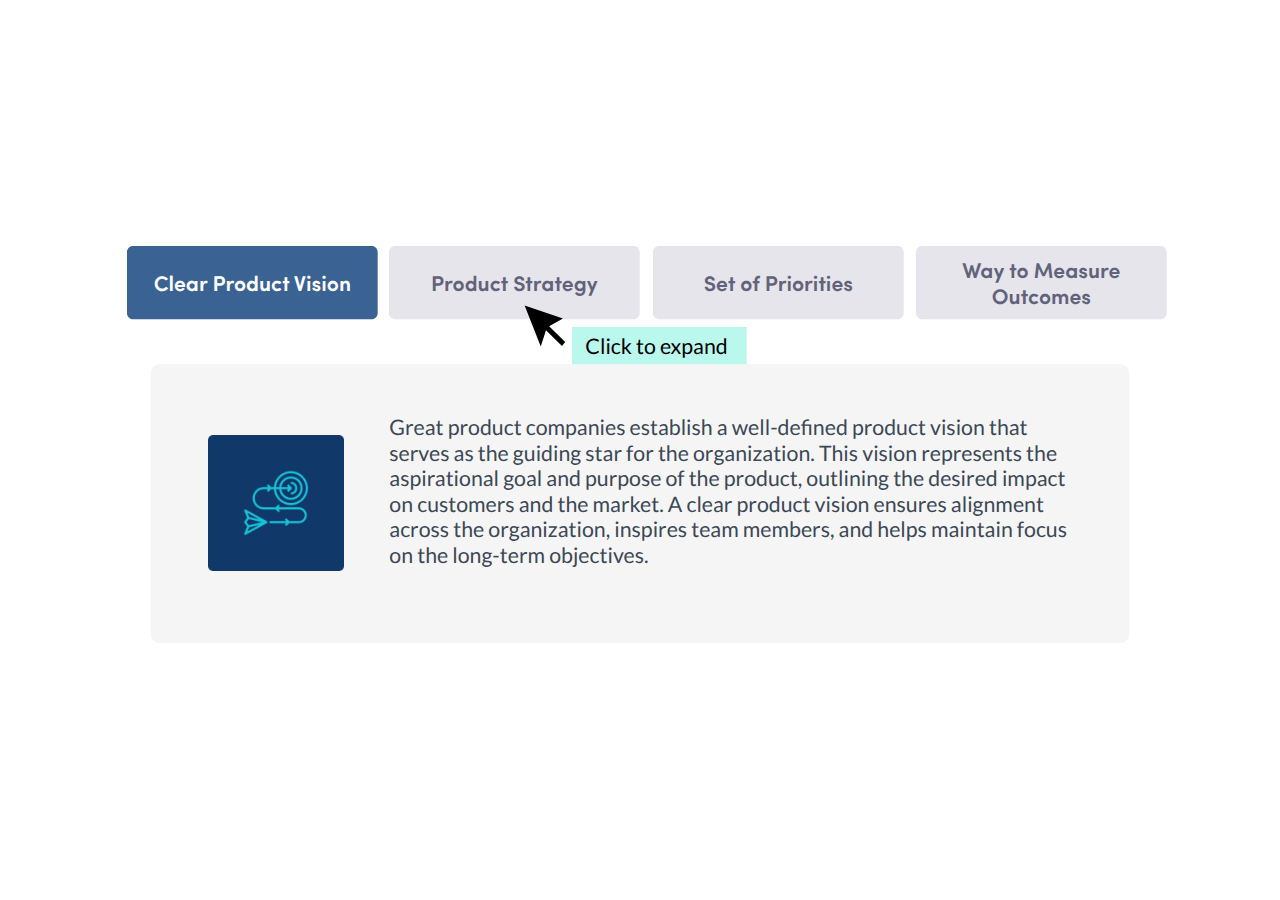
<file: index.html>
﻿<!doctype html>
<html lang="en-US">
<head>
  <meta charset="utf-8">
  <!-- Created using Storyline 360 - http://www.articulate.com  -->
  <!-- version: 3.78.30747.0 -->
  <title>priori1</title>
  <meta http-equiv="x-ua-compatible" content="IE=edge"/>
  <meta name="viewport" content="width=device-width,initial-scale=1,user-scalable=no,shrink-to-fit=no,minimal-ui"/>
  <meta name="apple-mobile-web-app-capable" content="yes"/>
  <style>
    html, body { height: 100%; padding: 0; margin: 0 }
    #app { height: 100%; width: 100%; }
  </style>

  <script>
    window.DS = {};
    window.globals = {
      DATA_PATH_BASE: '',
      HAS_FRAME: true,
      HAS_SLIDE: true,

      lmsPresent: false,
      tinCanPresent: false,
      cmi5Present: false,
      aoSupport: false,
      scale: 'noscale',
      captureRc: false,
      browserSize: 'optimal',
      bgColor: '#FFFFFF',
      features: 'AccessibleVideo,BgAudioBlip,ConnectionMessages,DropIn1,DropIn2,DropIn3,FullScreenToggle,LayerPresentAsDialog,MultipleQuizTracking,PlayerSpeedControl,StreamingVideo,UpdatedThemeEditor,UseAudioElement,VideoSync',
      themeName: 'unified',
      preloaderColor: '#8C8C8C',
      suppressAnalytics: false,
      productChannel: 'stable',
      publishSource: 'storyline',
      aid: 'aid|a8fbaf31-cd82-4534-a00a-83a3256e9906',
      cid: 'dab844d8-6adb-4e68-939d-2ee58cb9d491',
      playerVersion: '3.78.30747.0',
      publishTimestamp: '2023-08-17T11:35:31.2188677Z',
      maxIosVideoElements: 10,
      connectionSettings: { message: 'You%20are%20offline.%20Trying%20to%20reconnect...', useDarkTheme: true, mode: 'disabled' },

      
      parseParams: function(qs) {
        if (window.globals.parsedParams != null) {
          return window.globals.parsedParams;
        }
        qs = (qs || window.location.search.substr(1)).split('+').join(' ');
        var params = {},
            tokens,
            re = /[?&]?([^=]+)=([^&]*)/g;

        while (tokens = re.exec(qs)) {
          params[decodeURIComponent(tokens[1]).trim()] =
            decodeURIComponent(tokens[2]).trim();
        }
        window.globals.parsedParams = params;
        return params;
      }

    };
  </script>
  <script>
    var isIe11 = ('ActiveXObject' in window || window.MSBlobBuilder != null)
      && window.msCrypto != null && !window.ActiveXObject;
    if (isIe11) {
      window.globals.unsupportedBrowser = true;
      document.write(atob('[base64]'));
    }
  </script>
  
  <script>window.THREE = { };</script>
  
</head>
<body style="background: #FFFFFF" class="cs-HTML theme-unified">
  <!-- 360 -->
  <script>!function(){var e,i=/iPhone/i,o=/iPod/i,n=/iPad/i,t=/\biOS-universal(?:.+)Mac\b/i,r=/\bAndroid(?:.+)Mobile\b/i,a=/Android/i,d=/(?:SD4930UR|\bSilk(?:.+)Mobile\b)/i,p=/Silk/i,l=/Windows Phone/i,u=/\bWindows(?:.+)ARM\b/i,b=/BlackBerry/i,s=/BB10/i,c=/Opera Mini/i,f=/\b(CriOS|Chrome)(?:.+)Mobile/i,h=/Mobile(?:.+)Firefox\b/i,v=function(e){return void 0!==e&&"MacIntel"===e.platform&&"number"==typeof e.maxTouchPoints&&e.maxTouchPoints>1&&"undefined"==typeof MSStream};e=function(e){var m={userAgent:"",platform:"",maxTouchPoints:0};e||"undefined"==typeof navigator?"string"==typeof e?m.userAgent=e:e&&e.userAgent&&(m={userAgent:e.userAgent,platform:e.platform,maxTouchPoints:e.maxTouchPoints||0}):m={userAgent:navigator.userAgent,platform:navigator.platform,maxTouchPoints:navigator.maxTouchPoints||0};var g=m.userAgent,y=g.split("[FBAN");void 0!==y[1]&&(g=y[0]),void 0!==(y=g.split("Twitter"))[1]&&(g=y[0]);var A=function(e){return function(i){return i.test(e)}}(g),w={apple:{phone:A(i)&&!A(l),ipod:A(o),tablet:!A(i)&&(A(n)||v(m))&&!A(l),universal:A(t),device:(A(i)||A(o)||A(n)||A(t)||v(m))&&!A(l)},amazon:{phone:A(d),tablet:!A(d)&&A(p),device:A(d)||A(p)},android:{phone:!A(l)&&A(d)||!A(l)&&A(r),tablet:!A(l)&&!A(d)&&!A(r)&&(A(p)||A(a)),device:!A(l)&&(A(d)||A(p)||A(r)||A(a))||A(/\bokhttp\b/i)},windows:{phone:A(l),tablet:A(u),device:A(l)||A(u)},other:{blackberry:A(b),blackberry10:A(s),opera:A(c),firefox:A(h),chrome:A(f),device:A(b)||A(s)||A(c)||A(h)||A(f)},any:!1,phone:!1,tablet:!1};return w.any=w.apple.device||w.android.device||w.windows.device||w.other.device,w.phone=w.apple.phone||w.android.phone||w.windows.phone,w.tablet=w.apple.tablet||w.android.tablet||w.windows.tablet,w}(),"object"==typeof exports&&"undefined"!=typeof module?module.exports=e:"function"==typeof define&&define.amd?define((function(){return e})):this.isMobile=e}();
    window.isMobile.apple.tablet = window.isMobile.apple.tablet ||
      (navigator.platform === 'MacIntel' && navigator.maxTouchPoints > 1);
    window.isMobile.apple.device = window.isMobile.apple.device || window.isMobile.apple.tablet;
    window.isMobile.tablet = window.isMobile.tablet || window.isMobile.apple.tablet;
    window.isMobile.any = window.isMobile.any || window.isMobile.apple.tablet;
  </script>

  <div id="focus-sink" tabindex="-1"></div>

  <div id="preso"></div>
  <script>
    (function() {

      var classTypes = [ 'desktop', 'mobile', 'phone', 'tablet' ];

      var addDeviceClasses = function(prefix, testObj) {
        var curr, i;
        for (i = 0; i < classTypes.length; i++) {
          curr = classTypes[i];
          if (testObj[curr]) {
            document.body.classList.add(prefix + curr);
          }
        }
      };

      var params = window.globals.parseParams(),
          isDevicePreview = params.devicepreview === '1',
          isPhoneOverride = params.deviceType === 'phone' || (isDevicePreview && params.phone == '1'),
          isTabletOverride = (params.deviceType === 'tablet' || isDevicePreview) && !isPhoneOverride,
          isMobileOverride = isPhoneOverride || isTabletOverride;

      var deviceView = {
        desktop: !window.isMobile.any && !isMobileOverride,
        mobile: window.isMobile.any || isMobileOverride,
        phone: isPhoneOverride || (window.isMobile.phone && !isTabletOverride),
        tablet: isTabletOverride || window.isMobile.tablet
      };

      window.globals.deviceView = deviceView;
      window.isMobile.desktop = !window.isMobile.any;
      window.isMobile.mobile = window.isMobile.any;

      addDeviceClasses('view-', deviceView);

    })();
  </script>
  
  <script src='story_content/user.js' type=text/javascript></script>
  <div class="slide-loader"></div>

  <script>
    var doc = document, loader = doc.body.querySelector('.slide-loader'); [ 1, 2, 3 ].forEach(function(n) { var d = doc.createElement('div'); d.style.backgroundColor = window.globals.preloaderColor; d.classList.add('mobile-loader-dot'); d.classList.add('dot' + n); loader.appendChild(d); });
  </script>

  <div class="mobile-load-title-overlay" style="display: none">
    <div class="mobile-load-title">priori1</div>
  </div>

  <div class="mobile-chrome-warning"></div>

  
<style>
  .warn-connection-dialog {
    display: none;
    background: transparent;
    pointer-events: none;
    position: fixed;
    left: 0;
    top: 0;
    width: 100%;
    height: 100%;
    z-index: 999;
  }

  .warn-connection-content {
    border-radius: 4px;
    background: white;
    border: 1px solid #E7E7E7;
    color: #333333;
    box-shadow: 0 2px 4px rgba(0, 0, 0, 0.25);
    transition: all 150ms ease-out;
    position: absolute;
    white-space: nowrap;
  }

  .view-phone.is-landscape .warn-connection-content {
    left: 23px;
    bottom: 23px;
  }

  .view-tablet.is-landscape .warn-connection-content {
    left: 50%;
    top: 20px;
    transform: translateX(-50%);
  }

  .is-portrait .warn-connection-content {
    transform: translate(-50%, calc(-100% - 15px));
  }

  .warn-connection-content p {
    display: inline-block;
    margin: 0 8px 0 0;
    line-height: 33px;
    font-size: 11px;
  }

  .warn-connection-content svg {
    position: relative;
    vertical-align: middle;
    margin: 0 2px 2px 8px;
  }

  .view-desktop .warn-connection-content {
    left: 1.5em;
    bottom: 1.5em;
  }

  .view-desktop .warn-connection-content p {
    font-size: 1.1em;
  }

  .is-offline .warn-connection-dialog {
    display: block;
  }

  .is-offline .cs-panel * {
    pointer-events: none !important;
  }

  .is-offline .cs-panel {
    pointer-events: all !important;
  }

  .is-offline #nav-controls * {
    pointer-events: none !important;
  }

  .is-offline #nav-controls {
    pointer-events: all !important;
  }
</style>

<div class="warn-connection-dialog">
  <div class="warn-connection-content">
    <svg width="17" height="15" viewBox="0 0 17 15" xmlns="http://www.w3.org/2000/svg">
      <path fill="#8F0000" stroke="white" d="M16.07,12.98 L15.88,12.23 L9.51,1.21 C8.97,0.26,7.6,0.26,7.06,1.21 L0.69,12.23 C0.15,13.16,0.81,14.36,1.91,14.36 H14.65 C15.47,14.36,16.05,13.7,16.07,12.98 Z"/>
      <path fill="white" stroke="white" d="M8.58,5.5 C8.35,5.28,8.5,5.35,8.21,5.32 C8.09,5.35,7.97,5.49,7.96,5.67 C7.97,5.79,7.98,5.92,7.98,6.04 L7.98,6.04 C7.99,6.17,8,6.31,8.01,6.43 L8.01,6.44 C8.03,6.92,8.06,7.41,8.09,7.9 L8.09,7.9 C8.12,8.39,8.14,8.88,8.17,9.37 C8.17,9.39,8.18,9.42,8.2,9.44 C8.23,9.46,8.25,9.47,8.28,9.47 C8.31,9.47,8.34,9.46,8.35,9.44 C8.37,9.43,8.38,9.4,8.39,9.35 L8.39,9.34 C8.39,9.24,8.4,9.15,8.4,9.05 L8.4,9.05 C8.41,8.96,8.41,8.86,8.42,8.75 C8.43,8.44,8.45,8.12,8.47,7.81 L8.47,7.81 C8.49,7.49,8.51,7.18,8.53,6.87 C8.55,6.46,8.56,6.05,8.59,5.64 L8.6,5.62 C8.6,5.57,8.59,5.53,8.58,5.5 L8.21,5.32 Z"/>
      <circle fill="white" stroke="white" cx="8.3" cy="11.35" r="0.3"/>
    </svg>
    <p>You are offline. Trying to reconnect...</p>
  </div>
</div>

<script>
  (function() {
    window.DS.connection = {
      warningShown: false,
      assets: {},
      loadingAssetGroup: false,
      retryDelay: 500
    };

    var connectionSettings = window.globals.connectionSettings || {};

    // The `window.globals.features` variable must be set in `webpack.dev.config` when testing locally - it is not enough
    // to have it in the data - but it must be set there as well.
    var useConnectionMessages = window.AbortController != null &&
      window.location.protocol != 'file:' &&
      window.globals.features.indexOf('ConnectionMessages') != -1 &&
      connectionSettings.mode === 'normal';

    window.DS.connection.useConnectionMessages = useConnectionMessages

    var assetCount = 0;
    var checkLoadedId;


    if (useConnectionMessages && connectionSettings != null) {
      var contentEl = document.querySelector('.warn-connection-content');
      var messageEl = contentEl.querySelector('p')

      if (connectionSettings.useDarkTheme) {
        contentEl.style.borderColor = '#BABBBA';
        contentEl.style.backgroundColor = '#282828';
        contentEl.style.color = '#FFFFFF';
      }

      if (connectionSettings.message != null) {
        messageEl.textContent = window.decodeURIComponent(connectionSettings.message);
      }
    }

    function checkAssetsReady() {
      for (var i in DS.connection.assets) {
        if (!DS.connection.assets[i].success) {
          return false;
        }
      }
      return true;
    }

    function stopAssetGroup() {
      if (!useConnectionMessages) { return; }

      assetCount = 0;

      DS.connection.oldAssetGroup = DS.connection.assets;
      DS.connection.assets = {};
      DS.connection.loadingAssetGroup = false;
      clearInterval(checkLoadedId);
    }

    function startAssetGroup() {
      if (!useConnectionMessages) { return; }
      var ticks = 0;
      clearInterval(checkLoadedId);
      checkLoadedId = setInterval(function() {
        var loaded = 0;
        if (assetCount === 0 && loaded === 0) {
          clearInterval(checkLoadedId);
          return;
        }

        for (var i in DS.connection.assets) {
          if (DS.connection.assets[i].success) {
            loaded++;
          }
        }

        if (assetCount === loaded && checkAssetsReady()) {
          for (var i in DS.connection.assets) {
            if (DS.connection.assets[i].action) {
              DS.connection.assets[i].action();
            }
          }
          hideWarning();
          stopAssetGroup();
        }
      }, 100)
    }

    function requiredAsset(url, action, retry, type) {
      if (!useConnectionMessages) { return; }
      if (DS.connection.assets[url]) { return; }

      DS.connection.assets[url] = {
        success: false, action: action, retry: retry, type: type
      };
      assetCount = Object.keys(DS.connection.assets).length;
      if (!DS.connection.loadingAssetGroup) {
        startAssetGroup();
      }
      DS.connection.loadingAssetGroup = true;
    }

    function assetLoaded(url) {
      if (!useConnectionMessages) { return; }
      if (DS.connection.assets[url]) {
        DS.connection.assets[url].success = true;
      }
    }

    function assetFailed(url) {
      if (!useConnectionMessages) { return; }
      if (!DS.connection.assets[url]) {
        if (/\.js$/.test(url) && url.indexOf('transcripts') === -1) {
          setTimeout(function() {
            if (DS.connection.lastSlideLoaded != null) {
              DS.connection.lastSlideLoaded();
            }
          }, DS.connection.retryDelay);
        }
        return;
      }
      if (!DS.connection.warningShown) { showWarning(); }
      if (DS.connection.assets[url].retry) {
        setTimeout(function() {
          if (!DS.connection.assets[url].success) {
            DS.connection.assets[url].retry()
          }
        }, DS.connection.retryDelay);
      }
    }

    function hideWarning() {
      document.body.classList.remove('is-offline');
      DS.connection.warningShown = false;
    }
    DS.connection.hideWarning = hideWarning

    function showWarning(btn) {
      document.body.classList.add('is-offline')
      DS.connection.warningShown = true;
      updateWarningPosition();
    }

    function updateWarningPosition() {
      if (!DS.connection.warningShown) {
        return;
      }

      var isPortrait = document.body.classList.contains('is-portrait');
      var warningEl = document.querySelector('.warn-connection-content');

      if (isPortrait) {
        var slide = document.querySelector('.primary-slide');
        var slideRect = slide.getBoundingClientRect();

        warningEl.style.top = `${slideRect.top}px`
        warningEl.style.left = `${slideRect.left + slideRect.width / 2}px`
      } else {
        warningEl.style.top = null;
        warningEl.style.left = null;
      }

      window.requestAnimationFrame(updateWarningPosition);
    }

    // these will all be noops if the feature flag isn't set in
    // the data and `window.globals.features`
    DS.connection.requiredAsset = requiredAsset;
    DS.connection.assetLoaded = assetLoaded;
    DS.connection.assetFailed = assetFailed;
    DS.connection.stopAssetGroup = stopAssetGroup;
    DS.connection.startAssetGroup = startAssetGroup;
  })();
</script>


  <script>
    
    if (window.autoSpider && window.vInterfaceObject) {
      document.querySelector('.mobile-load-title-overlay').style.display = 'none';
    }
  </script>

  

  <link rel="stylesheet" href="html5/data/css/output.min.css" data-noprefix/>
</body>
<script src="html5/lib/scripts/bootstrapper.min.js"></script>
</html>
</file>
<file: html5/data/css/output.min.css>
@font-face {
  font-family: 'Sofia Pro Charset1_ 6Rr1B501ECB';
  src: url('[data-uri]');
  font-style: normal;
  font-weight: normal;
}
@font-face {
  font-family: 'Lato Charset1_ 6Eq27cR3092F1B03';
  src: url('[data-uri]');
  font-style: normal;
  font-weight: normal;
}
@font-face {
  font-family: 'LatoBold Charset1_ BoldFA5DD088';
  src: url('[data-uri]');
  font-style: normal;
  font-weight: normal;
}
@font-face {
  font-family: 'Sofia Pro Charset0_v9oU56DF3E53';
  src: url('[data-uri]');
  font-style: normal;
  font-weight: normal;
}
@font-face {
  font-family: 'Lato Charset0_v8MUn45tBE51451DC';
  src: url('[data-uri]');
  font-style: normal;
  font-weight: normal;
}
.cs-HTML {
  background: rgba(255, 255, 255, 1);
}
.cs-pxabnsnfns10100000001 .cs-infopanel  {
  box-shadow: 0 1px 0 rgba(0, 0, 0, 0);
  background: rgba(255, 255, 255, 1);
}
.cs-pxabnsnfns10100000001 .cs-infopanel .cs-link {
  color: rgba(88, 88, 88, 1);
}
.cs-pxabnsnfns10100000001 .cs-infopanel .cs-link:hover {
  color: rgba(255, 255, 255, 1);
}
.cs-pxabnsnfns10100000001 .cs-infopanel .cs-name {
  color: rgba(68, 68, 68, 1);
}
.cs-pxabnsnfns10100000001 .cs-infopanel .cs-title {
  color: rgba(153, 153, 153, 1);
}
.cs-pxabnsnfns10100000001 .cs-infopanelpopup  {
  box-shadow: 0 1px 0 rgba(0, 0, 0, 0);
  background: rgba(0, 0, 0, 0);
}
.cs-pxabnsnfns10100000001 .cs-infopanelpopup .cs-link {
  color: rgba(255, 0, 0, 1);
}
.cs-pxabnsnfns10100000001 .cs-infopanelpopup .cs-link:hover {
  color: rgba(255, 255, 255, 1);
}
.cs-pxabnsnfns10100000001 .cs-infopanelpopup .cs-name {
  color: rgba(255, 255, 255, 1);
}
.cs-pxabnsnfns10100000001 .cs-infopanelpopup .cs-bio {
  color: rgba(88, 88, 88, 1);
}
.cs-pxabnsnfns10100000001 .cs-timer  {
  color: rgba(88, 88, 88, 1);
}
.cs-pxabnsnfns10100000001 .cs-duration stop:first-child {
  stop-color: rgba(220, 220, 220, 1);
}
.cs-pxabnsnfns10100000001 .cs-duration stop:last-child {
  stop-color: rgba(220, 220, 220, 1);
}
.cs-pxabnsnfns10100000001 .cs-elapsed stop:first-child {
  stop-color: rgba(254, 227, 71, 1);
}
.cs-pxabnsnfns10100000001 .cs-elapsed stop:last-child {
  stop-color: rgba(254, 227, 71, 1);
}
.cs-pxabnsnfns10100000001 .cs-timer .cs-pie .cs-innerstroke {
  stroke: rgba(199, 199, 199, 1);
}
.cs-pxabnsnfns10100000001 .cs-timer .cs-pie .cs-innerborder {
  stroke: rgba(255, 255, 255, 1);
}
.cs-pxabnsnfns10100000001 .cs-window  {
  box-shadow: 0 8px 5px rgba(0, 0, 0, 0.2);
  border-color: rgba(49, 99, 0, 1);
  background: rgba(250, 250, 250, 1);
  color: rgba(70, 70, 70, 1);
}
.cs-pxabnsnfns10100000001 .cs-window .cs-diva {
  border-color: rgba(0, 0, 0, 0);
}
.cs-pxabnsnfns10100000001 .cs-window .cs-divb {
  border-color: rgba(0, 0, 0, 0);
}
.cs-pxabnsnfns10100000001 .cs-editor .cs-editor-slide {
  color: rgba(255, 255, 255, 1);
}
.cs-pxabnsnfns10100000001 .cs-editor .cs-editor-html {
  color: rgba(70, 70, 70, 1);
}
.cs-pxabnsnfns10100000001 .cs-editor .cs-editor-button {
  text-shadow: 0 1px 0 rgba(0, 0, 0, 0);
  color: rgba(255, 255, 255, 1);
  border-color: rgba(33, 68, 0, 1);
  background: rgba(60, 124, 0, 1);
}
.cs-pxabnsnfns10100000001 .cs-editor .cs-editor-button:hover {
  background: rgba(66, 142, 0, 1);
}
.cs-pxabnsnfns10100000001 .cs-editor .cs-editor-button:active {
  background: rgba(46, 93, 0, 1);
}
.cs-pxabnsnfns10100000001 .cs-listitem  {
  color: rgba(70, 70, 70, 1);
  border-color: none;
  border: 1px solid transparent;
}
.cs-pxabnsnfns10100000001 .cs-listitem:hover {
  background: rgba(0, 0, 0, 0.05);
  border-color: rgba(142, 143, 142, 1) !important;
  border-width: 1px;
  border-radius: 2px;
  border-style: solid;
  box-sizing: border-box;
}
.cs-pxabnsnfns10100000001 .cs-listitem.hover {
  background: rgba(0, 0, 0, 0.05);
  border-color: rgba(142, 143, 142, 1) !important;
  border-width: 1px;
  border-radius: 2px;
  border-style: solid;
  box-sizing: border-box;
}
.cs-pxabnsnfns10100000001 .cs-glossary  {
  color: rgba(70, 70, 70, 1);
}
.cs-pxabnsnfns10100000001 .cs-glossary .cs-scrolling-panel {
  background: rgba(0, 0, 0, 0);
}
.cs-pxabnsnfns10100000001 .cs-glossary .cs-term.cs-selected .cs-choice-list-trigger {
  color: rgba(255, 255, 255, 1);
  background: rgba(255, 255, 255, 1);
}
.cs-pxabnsnfns10100000001 .cs-glossary .cs-term.cs-selected .cs-choice-list-trigger:focus {
  color: rgba(255, 255, 255, 1);
  background: rgba(255, 255, 255, 1);
}
.cs-pxabnsnfns10100000001 .cs-glossary .cs-term:hover .cs-choice-list-trigger {
  background: rgba(70, 70, 70, 1);
}
.cs-pxabnsnfns10100000001 .cs-glossary .cs-term.hover .cs-choice-list-trigger {
  background: rgba(70, 70, 70, 1);
}
.cs-pxabnsnfns10100000001 .cs-glossary .cs-term .cs-choice-list-trigger:focus {
  background: rgba(70, 70, 70, 1);
}
.cs-pxabnsnfns10100000001 .cs-glossary .cs-diva {
  border-color: rgba(0, 0, 0, 0);
}
.cs-pxabnsnfns10100000001 .cs-glossary .cs-divb {
  border-color: rgba(0, 0, 0, 0);
}
.cs-pxabnsnfns10100000001 .cs-glossary .cs-divc {
  border-color: rgba(0, 0, 0, 0);
}
.cs-pxabnsnfns10100000001 .cs-glossary .cs-heading {
  color: rgba(44, 47, 48, 1);
  font-weight: 700;
}
.note-content p span {
  color: rgba(70, 70, 70, 1);
  line-height: 1.4em;
  font-size: 103.769%;
}
.cs-pxabnsnfns10100000001 .cs-resource .cs-separator {
  border-color: rgba(0, 0, 0, 0);
}
.cs-pxabnsnfns10100000001 .cs-outline  {
  color: rgba(45, 45, 45, 1);
}
.cs-pxabnsnfns10100000001 .cs-outline .cs-diva {
  border-color: rgba(0, 0, 0, 0);
}
.cs-pxabnsnfns10100000001 .cs-outline .cs-divb {
  border-color: rgba(0, 0, 0, 0);
}
.cs-pxabnsnfns10100000001 .cs-outline .cs-divc {
  border-color: rgba(0, 0, 0, 0);
}
.cs-pxabnsnfns10100000001 .cs-outline .cs-search-filter:hover {
  color: rgba(0, 0, 0, 0);
}
.cs-pxabnsnfns10100000001 .cs-outline .cs-search-filter.hover {
  color: rgba(0, 0, 0, 0);
}
.cs-pxabnsnfns10100000001 .cs-transcript  {
  color: rgba(255, 255, 255, 1);
}
.cs-pxabnsnfns10100000001 .cs-transcript .cs-div {
  border-color: rgba(0, 0, 0, 0);
}
.cs-pxabnsnfns10100000001 .cs-tabs:not(.topmenu-item) {
  color: rgba(39, 43, 44, 1);
}
.cs-pxabnsnfns10100000001 .cs-tabs .cs-inner-button:not(.topmenu-item) {
  text-shadow: 0 1px 0 rgba(0, 0, 0, 0);
}
.cs-pxabnsnfns10100000001 .cs-tabs:hover:not(.topmenu-item) {
  color: rgba(39, 43, 44, 1);
}
.cs-pxabnsnfns10100000001 .cs-tabs.cs-selected {
  background: rgba(0, 0, 0, 0);
  color: rgba(39, 43, 44, 1);
}
.cs-pxabnsnfns10100000001 .cs-seekcontrol  {
  background: rgba(0, 0, 0, 0);
  border-color: rgba(0, 0, 0, 0);
}
.cs-pxabnsnfns10100000001 .cs-seekcontrol .cs-button:hover .cs-icon {
  fill: rgba(255, 255, 255, 1);
}
.cs-pxabnsnfns10100000001 .cs-seekcontrol .cs-button.hover .cs-icon {
  fill: rgba(255, 255, 255, 1);
}
.cs-pxabnsnfns10100000001 .cs-seekcontrol .cs-button .cs-icon-shadow {
  fill: rgba(0, 0, 0, 0);
}
.cs-pxabnsnfns10100000001 .cs-seekcontrol .cs-button .cs-icon {
  fill: rgba(140, 140, 140, 1);
}
.cs-pxabnsnfns10100000001 .cs-seekcontrol .cs-seek .cs-fill {
  background: rgba(255, 255, 255, 0.6);
}
.cs-pxabnsnfns10100000001 .cs-seekcontrol .cs-seek {
  background: rgba(142, 143, 142, 1);
  border-color: rgba(0, 0, 0, 0);
}
.cs-pxabnsnfns10100000001 .cs-searchinput .cs-input {
  color: rgba(70, 70, 70, 1);
  border-color: rgba(0, 0, 0, 0);
  background: rgba(0, 0, 0, 0.05);
}
.cs-pxabnsnfns10100000001 .cs-searchinput .cs-input:focus {
  color: rgba(44, 47, 48, 1);
  background: rgba(41, 41, 41, 1);
}
.cs-pxabnsnfns10100000001 .cs-searchinput .cs-input:hover {
  box-shadow: inset 0 0 1px 0 rgba(69, 126, 19, 0);
}
.cs-pxabnsnfns10100000001 .cs-searchinput .cs-input.hover {
  box-shadow: inset 0 0 1px 0 rgba(69, 126, 19, 0);
}
.cs-pxabnsnfns10100000001 .cs-searchinput .cs-button .cs-icon {
  fill: rgba(88, 88, 88, 1);
}
.cs-pxabnsnfns10100000001 .cs-searchinput .cs-button:hover {
  fill: rgba(63, 133, 0, 1);
}
.cs-pxabnsnfns10100000001 .cs-searchinput .cs-button.hover {
  fill: rgba(63, 133, 0, 1);
}
.cs-pxabnsnfns10100000001 .cs-menu  {
  box-shadow: 0 1px 0 rgba(0, 0, 0, 0);
  background: rgba(250, 250, 250, 1);
}
.cs-pxabnsnfns10100000001 .cs-topmenu-item.active .cs-tab {
  background: rgba(250, 250, 250, 1);
}
.cs-pxabnsnfns10100000001 .cs-logo  {
  box-shadow: 0 1px 0 rgba(37, 75, 0, 1);
  background: rgba(255, 255, 255, 0);
}
.cs-pxabnsnfns10100000001 .cs-checkbox  {
  color: rgba(255, 255, 255, 1);
}
.cs-pxabnsnfns10100000001 .cs-checkbox:hover {
  border-color: rgba(175, 221, 130, 1);
}
.cs-pxabnsnfns10100000001 .cs-checkbox.hover {
  border-color: rgba(175, 221, 130, 1);
}
.cs-pxabnsnfns10100000001 .cs-checkbox .cs-box {
  color: rgba(255, 255, 255, 1);
  border-color: rgba(42, 83, 0, 1);
}
.cs-pxabnsnfns10100000001 .cs-checkbox .cs-box:checked::after {
  color: rgba(43, 196, 0, 1);
}
.cs-pxabnsnfns10100000001 .cs-button  {
  text-shadow: 0 1px 0 rgba(0, 0, 0, 0);
  color: rgba(88, 88, 88, 1);
  border-color: rgba(0, 0, 0, 0);
  background: rgba(0, 0, 0, 0);
  box-shadow: 0 1px 0 rgba(0, 0, 0, 0);
}
.cs-pxabnsnfns10100000001 .cs-button .cs-icon {
  fill: rgba(88, 88, 88, 1);
}
.cs-pxabnsnfns10100000001 .cs-button .cs-icon-shadow {
  fill: rgba(0, 0, 0, 0);
}
.cs-pxabnsnfns10100000001 .cs-button:hover {
  background: rgba(39, 43, 44, 1);
}
.cs-pxabnsnfns10100000001 .cs-button.hover {
  background: rgba(39, 43, 44, 1);
}
.cs-pxabnsnfns10100000001 .cs-button:active {
  background: rgba(0, 0, 0, 0);
}
.cs-pxabnsnfns10100000001 .cs-button.cs-disabled:hover {
  background: rgba(0, 0, 0, 0);
}
.cs-pxabnsnfns10100000001 .cs-button.cs-disabled.hover {
  background: rgba(0, 0, 0, 0);
}
.cs-pxabnsnfns10100000001 .cs-button.cs-disabled:active {
  background: rgba(0, 0, 0, 0);
}
.cs-pxabnsnfns10100000001 .cs-button.cs-volume:hover {
  background: rgba(0, 0, 0, 0);
}
.cs-pxabnsnfns10100000001 .cs-button.cs-volume.hover {
  background: rgba(0, 0, 0, 0);
}
.cs-pxabnsnfns10100000001 .cs-button.cs-volume:active {
  background: rgba(0, 0, 0, 0);
}
.cs-pxabnsnfns10100000001.cs-base  {
  color: rgba(88, 88, 88, 1);
  border-color: rgba(255, 255, 255, 0);
  background: rgba(255, 255, 255, 1);
}
.cs-pxabnsnfns10100000001.cs-base .cs-separator .cs-diva {
  background: rgba(250, 250, 250, 1);
}
.cs-pxabnsnfns10100000001.cs-base .cs-separator .cs-divb {
  background: rgba(0, 0, 0, 0);
}
.cs-pxabnsnfns10100000001.cs-base .cs-topmenu-item.active .cs-tab {
  border-color: rgba(250, 250, 250, 1);
}
.cs-pxabnsnfns10100000001.cs-base .cs-topmenu-item.active .cs-panel {
  border-color: rgba(250, 250, 250, 1);
}
.cs-pxabnsnfns10100000001.cs-base .cs-left {
  background: rgba(250, 250, 250, 1);
}
.cs-pxabnsnfns10100000001.cs-base .cs-area-primary .cs-slide-container {
  background: rgba(255, 255, 255, 1);
}
.cs-pxabnsnfns10100000001.cs-base.cs-custom-theme .cs-brandhighlight-bg {
  background: rgba(255, 255, 255, 1) !important;
}
.cs-pxabnsnfns10100000001.cs-base.cs-custom-theme .cs-brandhighlight-secondary-bg {
  background: rgba(255, 255, 255, 1) !important;
}
.cs-pxabnsnfns10100000001.cs-base.cs-custom-theme .cs-brandhighlight-border {
  border-color: rgba(255, 255, 255, 1) !important;
}
.cs-pxabnsnfns10100000001.cs-base.cs-custom-theme .cs-brandhighlight-text {
  color: rgba(255, 255, 255, 1) !important;
}
.cs-pxabnsnfns10100000001.cs-base.cs-custom-theme .cs-brandhighlight-fill {
  fill: rgba(255, 255, 255, 1) !important;
}
.cs-pxabnsnfns10100000001.cs-base.cs-custom-theme .cs-listitem.cs-selected {
  background-color: rgba(0, 0, 0, 0.05) !important;
}
.cs-pxabnsnfns10100000001 .cs-volume::-moz-range-thumb {
  border-color: rgba(43, 85, 0, 1);
  box-shadow: inset 0 0 1px 0 rgba(43, 85, 0, 1);
  background: rgba(255, 255, 255, 1);
}
.cs-pxabnsnfns10100000001 .cs-volume::-ms-thumb {
  border-color: rgba(43, 85, 0, 1);
  box-shadow: inset 0 0 1px 0 rgba(43, 85, 0, 1);
  background: rgba(255, 255, 255, 1);
}
.cs-pxabnsnfns10100000001 .cs-volume::-webkit-slider-thumb {
  border-color: rgba(43, 85, 0, 1);
  box-shadow: inset 0 0 1px 0 rgba(43, 85, 0, 1);
  background: rgba(255, 255, 255, 1);
}
.cs-pxabnsnfns10100000001 .cs-volume::-moz-range-track {
  border-color: rgba(66, 140, 1, 1);
  background: rgba(142, 143, 142, 1);
}
.cs-pxabnsnfns10100000001 .cs-volume::-ms-track {
  border-color: rgba(66, 140, 1, 1);
  background: rgba(142, 143, 142, 1);
}
.cs-pxabnsnfns10100000001 .cs-volume::-webkit-slider-runnable-track {
  border-color: rgba(66, 140, 1, 1);
  background: rgba(142, 143, 142, 1);
}
body.show-focus .tab-focus-box {
  box-shadow: 0 0 0 1px rgba(255, 255, 0, 1), 0 0 0 3px rgba(0, 32, 96, 1), 0 0 5px 5px rgba(255, 255, 0, 1);
  border-color: transparent;
  outline: 2px transparent solid;
}
.skipnav {
  box-shadow: 0 0 0 1px rgba(255, 255, 0, 1), 0 0 0 3px rgba(0, 32, 96, 1), 0 0 5px 5px rgba(255, 255, 0, 1);
  border-color: transparent;
  outline: 2px transparent solid;
}
.cs-pxabnsnfns10100000001 .cs-listitem:hover {
  color: none;
}
.cs-pxabnsnfns10100000001 .cs-listitem.hover {
  color: none;
}
.cs-pxabnsnfns10100000001 .cs-listitem.cs-viewed {
  color: #464646;
}
.cs-pxabnsnfns10100000001 .cs-listitem {
  color: #464646;
}
.cs-pxabnsnfns10100000001 .cs-listitem:hover .cs-icon-carrot * {
  fill: none;
}
.cs-pxabnsnfns10100000001 .cs-listitem.hover .cs-icon-carrot * {
  fill: none;
}
.cs-pxabnsnfns10100000001 .cs-listitem .cs-icon-carrot {
  color: none;
  top: calc(3px);
}
.cs-pxabnsnfns10100000001 .cs-listitem .cs-icon-carrot .cs-shadow {
  color: #2C2F30;
}
.cs-pxabnsnfns10100000001 .item-collapsible .is-scene {
  color: #2C2F30 !important;
  font-weight: 700;
}
.cs-pxabnsnfns10100000001 .is-scene .cs-icon-carrot * {
  color: #2C2F30 !important;
  font-weight: 700;
}
.cs-pxabnsnfns10100000001 .is-scene:not(.outline-links-collapse) > a {
  color: #2C2F30;
}
.cs-pxabnsnfns10100000001 .is-scene:not(.outline-links-collapse) .cs-icon-carrot * {
  fill: none !important;
  color: #2C2F30 !important;
}
.cs-pxabnsnfns10100000001 .tabs, .cs-pxabnsnfns10100000001 .cs-logo {
  border-bottom: 1px solid rgba(142, 143, 142, 1);
}
.cs-pxabnsnfns10100000001 .area-secondary-wrapper:after {
  background-image: url('[data-uri]');
  background-size: 100%;
}
.cs-pxabnsnfns10100000001 .panel-footer {
  background: #FAFAFA;
}
.cs-pxabnsnfns10100000001 #outline-search {
  background: rgba(0, 0, 0, 0.05);
  border-color: rgba(142, 143, 142, 1);
  border-width: 1px;
  border-style: solid;
}
.cs-pxabnsnfns10100000001 .topmenu-panel #outline-search {
  background: #EAEAEA;
}
.cs-pxabnsnfns10100000001 .search-icon circle, .cs-pxabnsnfns10100000001 .search-icon path {
  stroke: #585858;
}
.cs-pxabnsnfns10100000001 #outline-search input[type   =search] {
  color: #2C2F30;
}
.cs-pxabnsnfns10100000001 #outline-search ::-webkit-input-placeholder {
  color: #464646 !important;
}
.cs-pxabnsnfns10100000001 #outline-search :-ms-input-placeholder {
  color: #464646 !important;
}
.cs-pxabnsnfns10100000001 #outline-search ::-moz-placeholder {
  color: #464646 !important;
  opacity: 1;
}
.cs-pxabnsnfns10100000001 .cs-topmenu-item.active, body:not(.is-touchable-tablet) .cs-pxabnsnfns10100000001 .cs-topmenu-item:hover {
  color: #272B2C;
}
.cs-pxabnsnfns10100000001 .cs-topmenu-item.button-tapped {
  color: #272B2C;
}
.cs-pxabnsnfns10100000001 .cs-topmenu-item.active .cs-tab, .cs-pxabnsnfns10100000001 .cs-topmenu-item .cs-tab {
  background: transparent !important;
  border: none !important;
}
.cs-pxabnsnfns10100000001 .top-tabs-drop-icon div {
  background: #585858;
}
.cs-pxabnsnfns10100000001 .cs-panel.topmenu-panel .panel-content, .cs-pxabnsnfns10100000001 .top-tabs-drop {
  background: #FAFAFA;
}
.cs-pxabnsnfns10100000001 .cs-topmenu-item.active .cs-panel {
  background: #FAFAFA;
}
.cs-pxabnsnfns10100000001 .cs-menu.topmenu-panel, .cs-pxabnsnfns10100000001 .top-tabs-drop {
  border: 1px solid rgba(250, 250, 250, 1) !important;
  border-radius: 3px;
}
.cs-pxabnsnfns10100000001 .resources .resources-list a:hover {
  background: rgba(0, 0, 0, 0.05);
}
body:not(.is-touchable-tablet) .cs-pxabnsnfns10100000001 .resources .resources-list a:hover {
  background: rgba(0, 0, 0, 0.05);
}
.cs-pxabnsnfns10100000001 .resources .resources-list a.hover {
  background: rgba(0, 0, 0, 0.05);
}
body:not(.is-touchable-tablet) .cs-pxabnsnfns10100000001 .resources .resources-list a.hover {
  background: rgba(0, 0, 0, 0.05);
}
.cs-pxabnsnfns10100000001 .resources .resources-list a.button-tapped {
  background: rgba(0, 0, 0, 0.05);
}
.cs-pxabnsnfns10100000001 .cs-icon path, .cs-pxabnsnfns10100000001 .cs-icon rect, .cs-pxabnsnfns10100000001 .cs-icon polygon, .cs-pxabnsnfns10100000001 .menu-icon-wrapper.menu-icon-wrapper-hover path {
  fill: #585858;
}
.cs-pxabnsnfns10100000001 .cs-icon .icon-stroke-only {
  fill: none !important;
  stroke: #585858 !important;
}
body:not(.is-touchable-tablet) .cs-pxabnsnfns10100000001 .cs-button:hover .cs-icon path, body:not(.is-touchable-tablet) .cs-pxabnsnfns10100000001 .cs-button:hover .cs-icon rect, body:not(.is-touchable-tablet) .cs-pxabnsnfns10100000001 .cs-button:hover .cs-icon polygon {
  fill: #272B2C;
}
body:not(.is-touchable-tablet) .cs-pxabnsnfns10100000001 .cs-tabs:hover .search-icon circle, body:not(.is-touchable-tablet) .cs-pxabnsnfns10100000001 .cs-tabs:hover .search-icon path {
  stroke: #272B2C;
}
.cs-pxabnsnfns10100000001 .cs-button.button-tapped .cs-icon path, .cs-pxabnsnfns10100000001 .cs-button.button-tapped .cs-icon rect, .cs-pxabnsnfns10100000001 .cs-button.button-tapped .cs-icon polygon {
  fill: #272B2C;
}
body:not(.is-touchable-tablet) .cs-pxabnsnfns10100000001 .cs-button:hover .cs-icon .icon-stroke-only {
  fill: none !important;
  stroke: #272B2C !important;
}
.cs-pxabnsnfns10100000001 .cs-button:button-tapped .cs-icon .icon-stroke-only {
  fill: none !important;
  stroke: #272B2C !important;
}
.cs-pxabnsnfns10100000001 .menu-icon-wrapper.menu-icon-wrapper-hover svg path {
  fill: #272B2C;
}
.floating-sidebar:not(.sidebar-closed) .cs-pxabnsnfns10100000001 #hamburger .menu-icon-wrapper svg path {
  fill: #BABBBA;
}
.floating-sidebar:not(.sidebar-closed) .cs-pxabnsnfns10100000001 #hamburger .menu-icon-wrapper.menu-icon-wrapper-hover svg path {
  fill: #F8F8F8;
}
.cs-pxabnsnfns10100000001 .volume .btn:before {
  background-image: url('[data-uri]');
}
.cs-pxabnsnfns10100000001 .volume-track {
  background: #8E8F8E;
}
.cs-pxabnsnfns10100000001 .volume-icon circle {
  stroke: #585858;
}
.cs-pxabnsnfns10100000001 .cs-settings > .settings-panel {
  background: #FAFAFA;
  border: 1px solid rgba(250, 250, 250, 1) !important;
  border-radius: 3px;
}
.cs-pxabnsnfns10100000001 .cs-settings > .panel-down-arrow {
  fill: #FAFAFA;
}
.cs-pxabnsnfns10100000001 .switch-toggle .border {
  stroke: #919191;
}
.cs-pxabnsnfns10100000001 .switch-toggle .thumb-off .thumb {
  fill: #585858;
}
.cs-pxabnsnfns10100000001 .switch-toggle .thumb-on .track {
  fill: rgba(255, 255, 255, 0.3);
}
.cs-pxabnsnfns10100000001 .switch-toggle .thumb-off .track {
  fill: rgba(233, 233, 233, 1);
}
.cs-pxabnsnfns10100000001 .switch-label {
  color: #464646;
}
.cs-pxabnsnfns10100000001 .cs-panel .scrollarea-btn:after {
  background: rgba(88, 88, 88, 0.8);
}
.scrollarea-scrollbar:hover .scrollarea-btn:after, .scrollarea-scrollbar.highlight-scrollbar .scrollarea-btn:after {
  background: rgba(88, 88, 88, 0.8);
}
.floating-sidebar .sidebar-overlay {
  background: rgba(0, 0, 0, 0.85);
}
.cs-pxabnsnfns10100000001 .overlay-message {
  background: rgba(0, 0, 0, 0.85);
}
.cs-pxabnsnfns10100000001 .top-ui-bg, .cs-pxabnsnfns10100000001 .bottom-ui-bg, .cs-pxabnsnfns10100000001 .right-ui-bg, .cs-pxabnsnfns10100000001 .left-ui-bg {
  background: rgba(255, 255, 255, 0.8);
}
.cs-pxabnsnfns10100000001 .circle-progress-bg {
  fill: #FFFFFF;
}
.cs-pxabnsnfns10100000001 .circle-progress-well {
  fill: #8E8F8E;
}
.cs-pxabnsnfns10100000001 .circle-progress-pie {
  stroke: #8E8F8E;
}
.cs-pxabnsnfns10100000001 .lightbox .option-pane {
  background: rgba(255, 255, 255, 0.8);
}
.cs-pxabnsnfns10100000001 .lightbox .option-pane:before {
  background: #FFFFFF;
}
.cs-pxabnsnfns10100000001 .message-window {
  background: #FAFAFA;
  border: 1px solid rgba(70, 70, 70, 1) !important;
  border-radius: 3px;
}
.cs-pxabnsnfns10100000001 .message-window-header p, .cs-pxabnsnfns10100000001 .message-window-text {
  color: #464646;
}
.cs-pxabnsnfns10100000001 .message-window-header p {
  border-bottom: 1px solid rgba(70, 70, 70, 1);
}
.cs-pxabnsnfns10100000001 .message-window button.slide-object-button {
  border: 1px solid rgba(70, 70, 70, 1) !important;
}
.cs-pxabnsnfns10100000001 .message-window button.slide-object-button:hover {
  background: rgba(0, 0, 0, 0.05) !important;
}
.message-window .slide-object-button tspan, .message-window .slide-object-button-text tspan {
  fill: #464646 !important;
}
body:not(.is-touchable-tablet) .cs-pxabnsnfns10100000001 .cs-button:hover .text {
  color: #272B2C;
}
.cs-pxabnsnfns10100000001 .cs-button.button-tapped .text {
  color: #272B2C;
}
.cs-pxabnsnfns10100000001.cs-base {
  background: #FFFFFF;
}
.cs-pxabnsnfns10100000001 .cs-menu {
  background: transparent;
}
.cs-pxabnsnfns10100000001 .progress-bar .progress-bar-fill:after {
  background: #FFFFFF !important;
}
.cs-pxabnsnfns10100000001 .volume-dot {
  background: #FFFFFF !important;
}
.fn-npnxnanbsnfns10100000001 {
  font-family: 'Lato22AB4CAF';
  -webkit-font-variant-ligatures: no-common-ligatures;
  font-variant-ligatures: no-common-ligatures;
}
.fn-pxabnsnfns10100000001 {
  font-family: 'Lato22AB4CAF';
  -webkit-font-variant-ligatures: no-common-ligatures;
  font-variant-ligatures: no-common-ligatures;
}
.fn-npxnabnsnfns10100000001 {
  font-family: 'Lato22AB4CAF';
  -webkit-font-variant-ligatures: no-common-ligatures;
  font-variant-ligatures: no-common-ligatures;
}
.fn-npnxnanbnsnfns10100000001 {
  font-family: 'Lato22AB4CAF';
  -webkit-font-variant-ligatures: no-common-ligatures;
  font-variant-ligatures: no-common-ligatures;
}
.fn-pxabnsnfns10100000000 {
  font-family: 'Lato22AB4CAF';
  -webkit-font-variant-ligatures: no-common-ligatures;
  font-variant-ligatures: no-common-ligatures;
}
@font-face {
  font-family: 'Lato22AB4CAF';
  src: url('[data-uri]');
  font-style: normal;
  font-weight: bold;
}
@font-face {
  font-family: 'Lato22AB4CAF';
  src: url('[data-uri]');
  font-style: normal;
  font-weight: normal;
}
.cs-ResumePromptSlide .cs-6jMWYWnNxTE-ResumePromptSlide-btn0 {
  color: rgba(255, 255, 255, 1);
  border-color: rgba(33, 68, 0, 1);
  background: rgba(60, 124, 0, 1);
  text-shadow: 0 1px 0 rgba(0, 0, 0, 0);
}
.cs-ResumePromptSlide .cs-6jMWYWnNxTE-ResumePromptSlide-btn0 .cs-html {
  color: rgba(70, 70, 70, 1);
}
.cs-ResumePromptSlide .cs-6jMWYWnNxTE-ResumePromptSlide-btn0 .cs-slide {
  border-color: rgba(255, 255, 255, 1);
}
.cs-ResumePromptSlide .cs-6jMWYWnNxTE-ResumePromptSlide-btn0:hover {
  background: rgba(66, 142, 0, 1);
}
.cs-ResumePromptSlide .cs-6jMWYWnNxTE-ResumePromptSlide-btn0:active {
  background: rgba(46, 93, 0, 1);
}
.cs-ResumePromptSlide .cs-6jMWYWnNxTE-ResumePromptSlide-btn1 {
  color: rgba(255, 255, 255, 1);
  border-color: rgba(33, 68, 0, 1);
  background: rgba(60, 124, 0, 1);
  text-shadow: 0 1px 0 rgba(0, 0, 0, 0);
}
.cs-ResumePromptSlide .cs-6jMWYWnNxTE-ResumePromptSlide-btn1 .cs-html {
  color: rgba(70, 70, 70, 1);
}
.cs-ResumePromptSlide .cs-6jMWYWnNxTE-ResumePromptSlide-btn1 .cs-slide {
  border-color: rgba(255, 255, 255, 1);
}
.cs-ResumePromptSlide .cs-6jMWYWnNxTE-ResumePromptSlide-btn1:hover {
  background: rgba(66, 142, 0, 1);
}
.cs-ResumePromptSlide .cs-6jMWYWnNxTE-ResumePromptSlide-btn1:active {
  background: rgba(46, 93, 0, 1);
}
.cs-ExternalInterfaceErrorSlide .cs-buttonOK {
  color: rgba(255, 255, 255, 1);
  border-color: rgba(33, 68, 0, 1);
  background: rgba(60, 124, 0, 1);
  text-shadow: 0 1px 0 rgba(0, 0, 0, 0);
}
.cs-ExternalInterfaceErrorSlide .cs-buttonOK .cs-html {
  color: rgba(70, 70, 70, 1);
}
.cs-ExternalInterfaceErrorSlide .cs-buttonOK .cs-slide {
  border-color: rgba(255, 255, 255, 1);
}
.cs-ExternalInterfaceErrorSlide .cs-buttonOK:hover {
  background: rgba(66, 142, 0, 1);
}
.cs-ExternalInterfaceErrorSlide .cs-buttonOK:active {
  background: rgba(46, 93, 0, 1);
}
.cs-InvalidPromptSlide .cs-6jMWYWnNxTE-InvalidPromptSlide-btn0 {
  color: rgba(255, 255, 255, 1);
  border-color: rgba(33, 68, 0, 1);
  background: rgba(60, 124, 0, 1);
  text-shadow: 0 1px 0 rgba(0, 0, 0, 0);
}
.cs-InvalidPromptSlide .cs-6jMWYWnNxTE-InvalidPromptSlide-btn0 .cs-html {
  color: rgba(70, 70, 70, 1);
}
.cs-InvalidPromptSlide .cs-6jMWYWnNxTE-InvalidPromptSlide-btn0 .cs-slide {
  border-color: rgba(255, 255, 255, 1);
}
.cs-InvalidPromptSlide .cs-6jMWYWnNxTE-InvalidPromptSlide-btn0:hover {
  background: rgba(66, 142, 0, 1);
}
.cs-InvalidPromptSlide .cs-6jMWYWnNxTE-InvalidPromptSlide-btn0:active {
  background: rgba(46, 93, 0, 1);
}
.cs-PrintPromptSlide .cs-6jMWYWnNxTE-PrintPromptSlide-btn0 {
  color: rgba(255, 255, 255, 1);
  border-color: rgba(33, 68, 0, 1);
  background: rgba(60, 124, 0, 1);
  text-shadow: 0 1px 0 rgba(0, 0, 0, 0);
}
.cs-PrintPromptSlide .cs-6jMWYWnNxTE-PrintPromptSlide-btn0 .cs-html {
  color: rgba(70, 70, 70, 1);
}
.cs-PrintPromptSlide .cs-6jMWYWnNxTE-PrintPromptSlide-btn0 .cs-slide {
  border-color: rgba(255, 255, 255, 1);
}
.cs-PrintPromptSlide .cs-6jMWYWnNxTE-PrintPromptSlide-btn0:hover {
  background: rgba(66, 142, 0, 1);
}
.cs-PrintPromptSlide .cs-6jMWYWnNxTE-PrintPromptSlide-btn0:active {
  background: rgba(46, 93, 0, 1);
}
.cs-ScrollPromptSlide .cs-6jMWYWnNxTE-ScrollPromptSlide-btn0 {
  color: rgba(255, 255, 255, 1);
  border-color: rgba(33, 68, 0, 1);
  background: rgba(60, 124, 0, 1);
  text-shadow: 0 1px 0 rgba(0, 0, 0, 0);
}
.cs-ScrollPromptSlide .cs-6jMWYWnNxTE-ScrollPromptSlide-btn0 .cs-html {
  color: rgba(70, 70, 70, 1);
}
.cs-ScrollPromptSlide .cs-6jMWYWnNxTE-ScrollPromptSlide-btn0 .cs-slide {
  border-color: rgba(255, 255, 255, 1);
}
.cs-ScrollPromptSlide .cs-6jMWYWnNxTE-ScrollPromptSlide-btn0:hover {
  background: rgba(66, 142, 0, 1);
}
.cs-ScrollPromptSlide .cs-6jMWYWnNxTE-ScrollPromptSlide-btn0:active {
  background: rgba(46, 93, 0, 1);
}
</file>
